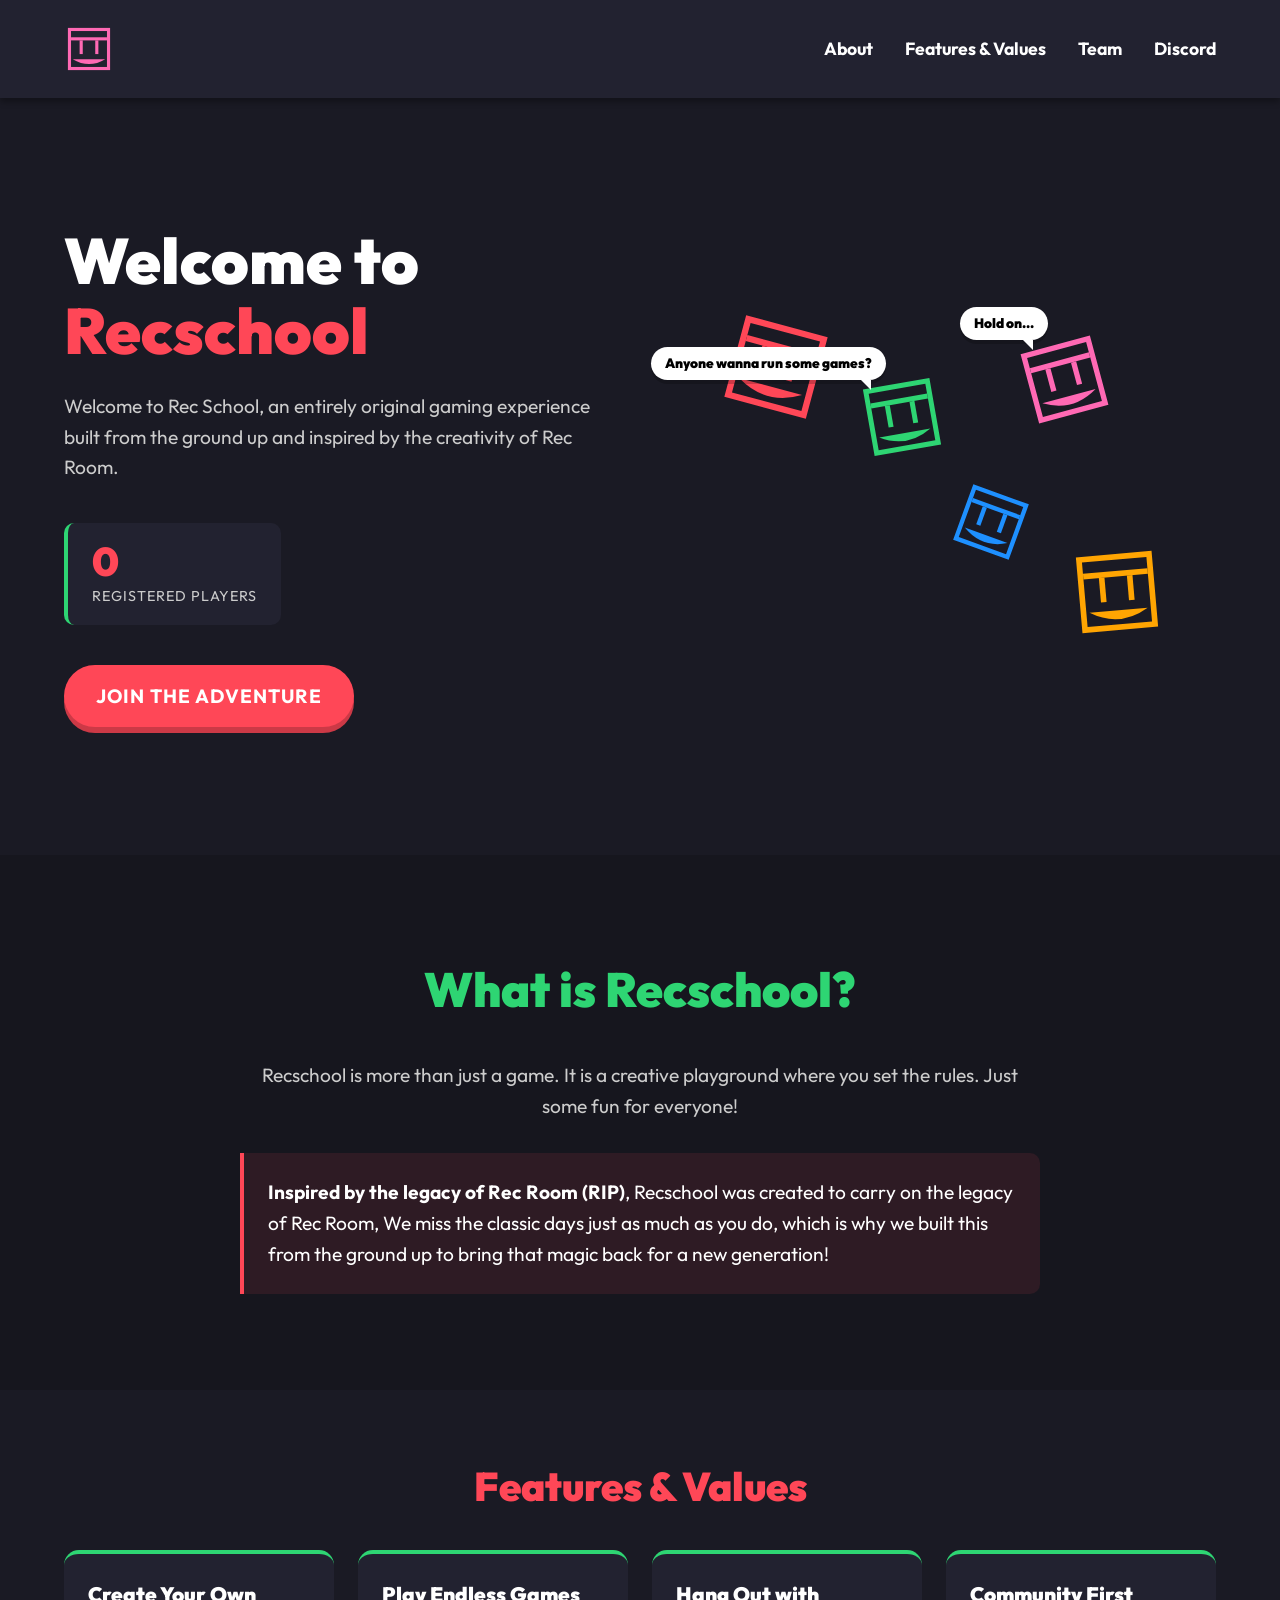
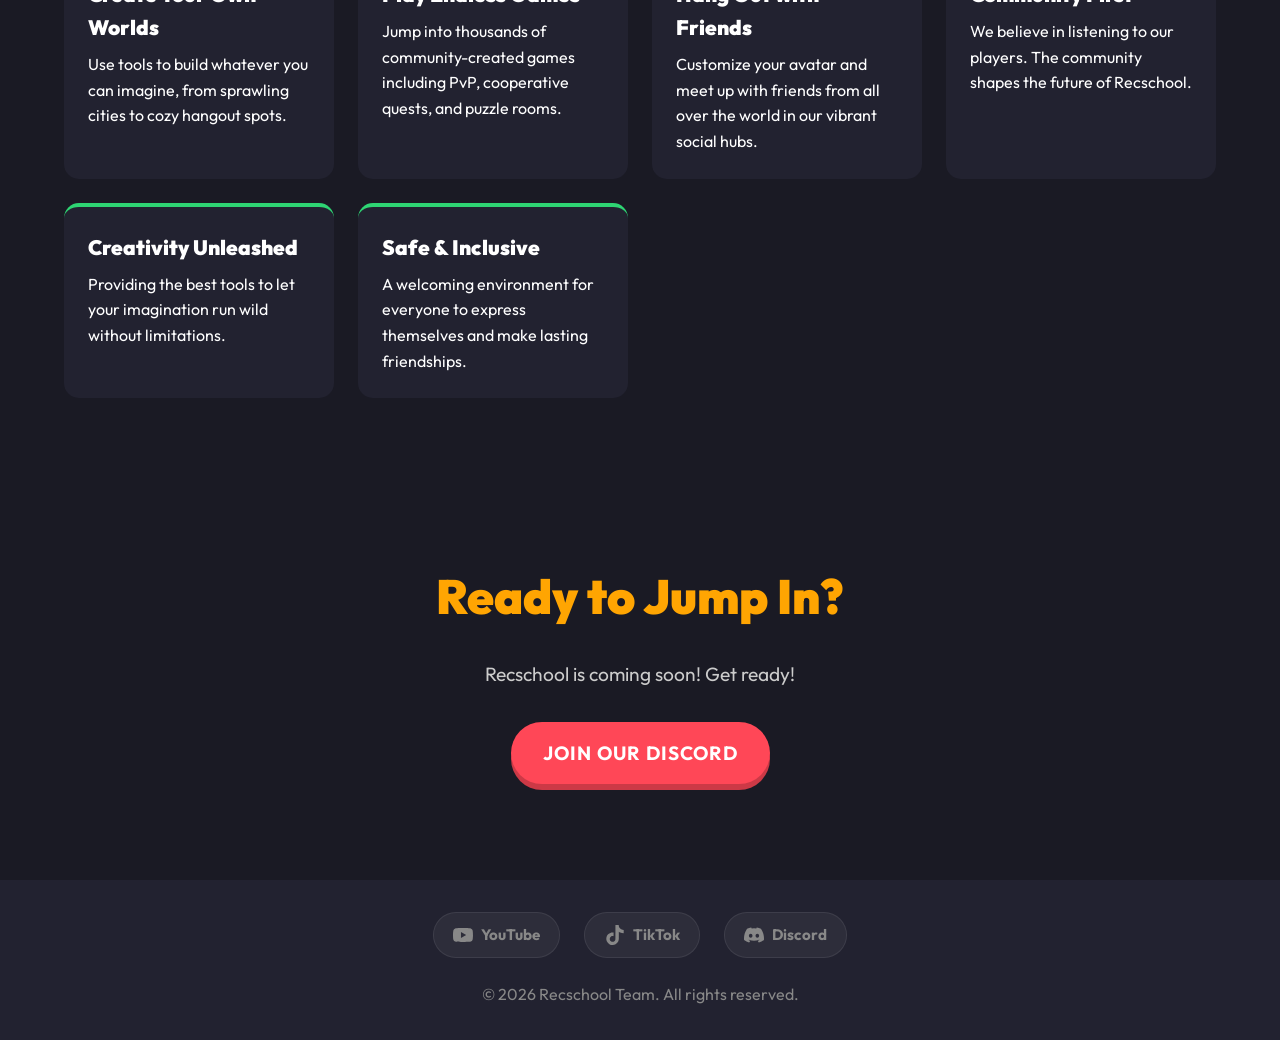
<file: index.html>
<!DOCTYPE html>
<html lang="en">

<head>
    <meta charset="UTF-8">
    <meta name="viewport" content="width=device-width, initial-scale=1.0">
    <title>Recschool | A New Original Game</title>
    <meta name="description" content="Discover Recschool, an original, vibrant game created from scratch.">
    <link rel="preconnect" href="https://fonts.googleapis.com">
    <link rel="preconnect" href="https://fonts.gstatic.com" crossorigin>
    <link href="https://fonts.googleapis.com/css2?family=Outfit:wght@400;700;900&display=swap" rel="stylesheet">
    <link rel="stylesheet" href="style.css">
</head>

<body>
    <header class="navbar">
        <div class="logo-container" id="logo-container">
            <svg id="game-icon" viewBox="0 0 512 512" xmlns="http://www.w3.org/2000/svg">
                <g id="icon-group">
                    <rect x="56" y="56" width="400" height="400" fill="none" stroke="currentColor" stroke-width="32" />
                    <rect x="72" y="136" width="368" height="32" fill="currentColor" />
                    <rect x="160" y="168" width="32" height="140" fill="currentColor" />
                    <rect x="320" y="168" width="32" height="140" fill="currentColor" />
                    <path d="M 90 360 Q 256 460 422 360 Z" fill="currentColor" />
                </g>
            </svg>
        </div>
        <nav>
            <ul class="nav-links">
                <li><a href="#about">About</a></li>
                <li><a href="#features">Features & Values</a></li>
                <li><a href="team.html">Team</a></li>
                <li><a href="#play">Discord</a></li>
            </ul>
        </nav>
    </header>

    <main>
        <section class="hero">
            <div class="hero-content">
                <h1>Welcome to <span class="highlight">Recschool</span></h1>
                <p>Welcome to Rec School, an entirely original gaming experience built from the ground up and inspired
                    by the creativity of Rec Room.</p>
                <div class="player-stats">
                    <div class="stat-box">
                        <span class="stat-number" id="registered-players-count">0</span>
                        <span class="stat-label">Registered Players</span>
                    </div>
                </div>
                <a href="#play" class="btn-primary">Join the Adventure</a>
            </div>
            <div class="hero-image">
                <!-- A decorative placeholder representing the playful environment -->
                <div class="cube cube-1">
                    <div class="bubble"></div>
                    <svg viewBox="0 0 512 512" xmlns="http://www.w3.org/2000/svg">
                        <rect x="56" y="56" width="400" height="400" fill="none" stroke="currentColor"
                            stroke-width="32" />
                        <rect x="72" y="136" width="368" height="32" fill="currentColor" />
                        <rect x="160" y="168" width="32" height="140" fill="currentColor" />
                        <rect x="320" y="168" width="32" height="140" fill="currentColor" />
                        <path d="M 90 360 Q 256 460 422 360 Z" fill="currentColor" />
                    </svg>
                </div>
                <div class="cube cube-2">
                    <div class="bubble"></div>
                    <svg viewBox="0 0 512 512" xmlns="http://www.w3.org/2000/svg">
                        <rect x="56" y="56" width="400" height="400" fill="none" stroke="currentColor"
                            stroke-width="32" />
                        <rect x="72" y="136" width="368" height="32" fill="currentColor" />
                        <rect x="160" y="168" width="32" height="140" fill="currentColor" />
                        <rect x="320" y="168" width="32" height="140" fill="currentColor" />
                        <path d="M 90 360 Q 256 460 422 360 Z" fill="currentColor" />
                    </svg>
                </div>
                <div class="cube cube-3">
                    <div class="bubble"></div>
                    <svg viewBox="0 0 512 512" xmlns="http://www.w3.org/2000/svg">
                        <rect x="56" y="56" width="400" height="400" fill="none" stroke="currentColor"
                            stroke-width="32" />
                        <rect x="72" y="136" width="368" height="32" fill="currentColor" />
                        <rect x="160" y="168" width="32" height="140" fill="currentColor" />
                        <rect x="320" y="168" width="32" height="140" fill="currentColor" />
                        <path d="M 90 360 Q 256 460 422 360 Z" fill="currentColor" />
                    </svg>
                </div>
                <div class="cube cube-4">
                    <div class="bubble"></div>
                    <svg viewBox="0 0 512 512" xmlns="http://www.w3.org/2000/svg">
                        <rect x="56" y="56" width="400" height="400" fill="none" stroke="currentColor"
                            stroke-width="32" />
                        <rect x="72" y="136" width="368" height="32" fill="currentColor" />
                        <rect x="160" y="168" width="32" height="140" fill="currentColor" />
                        <rect x="320" y="168" width="32" height="140" fill="currentColor" />
                        <path d="M 90 360 Q 256 460 422 360 Z" fill="currentColor" />
                    </svg>
                </div>
                <div class="cube cube-5">
                    <div class="bubble"></div>
                    <svg viewBox="0 0 512 512" xmlns="http://www.w3.org/2000/svg">
                        <rect x="56" y="56" width="400" height="400" fill="none" stroke="currentColor"
                            stroke-width="32" />
                        <rect x="72" y="136" width="368" height="32" fill="currentColor" />
                        <rect x="160" y="168" width="32" height="140" fill="currentColor" />
                        <rect x="320" y="168" width="32" height="140" fill="currentColor" />
                        <path d="M 90 360 Q 256 460 422 360 Z" fill="currentColor" />
                    </svg>
                </div>
            </div>
        </section>

        <section id="about" class="about">
            <h2>What is Recschool?</h2>
            <p>Recschool is more than just a game. It is a creative playground where you set the rules. Just some fun
                for everyone!</p>
            <p class="inspiration-note"><strong>Inspired by the legacy of Rec Room (RIP)</strong>, Recschool was created
                to carry on the legacy of Rec Room, We miss the classic days just as much as you do, which is why we
                built this from the ground up to bring that magic back for a new generation!</p>
        </section>

        <section id="features" class="features">
            <h2>Features & Values</h2>
            <div class="features-grid">
                <!-- Features -->
                <div class="feature-card">
                    <h3>Create Your Own Worlds</h3>
                    <p>Use tools to build whatever you can imagine, from sprawling cities to cozy hangout spots.</p>
                </div>
                <div class="feature-card">
                    <h3>Play Endless Games</h3>
                    <p>Jump into thousands of community-created games including PvP, cooperative quests, and puzzle
                        rooms.</p>
                </div>
                <div class="feature-card">
                    <h3>Hang Out with Friends</h3>
                    <p>Customize your avatar and meet up with friends from all over the world in our vibrant social
                        hubs.</p>
                </div>
                <!-- Values -->
                <div class="feature-card">
                    <h3>Community First</h3>
                    <p>We believe in listening to our players. The community shapes the future of Recschool.</p>
                </div>
                <div class="feature-card">
                    <h3>Creativity Unleashed</h3>
                    <p>Providing the best tools to let your imagination run wild without limitations.</p>
                </div>
                <div class="feature-card">
                    <h3>Safe & Inclusive</h3>
                    <p>A welcoming environment for everyone to express themselves and make lasting friendships.</p>
                </div>
            </div>
        </section>

        <section id="play" class="play">
            <h2>Ready to Jump In?</h2>
            <p>Recschool is coming soon! Get ready!</p>
            <a href="https://discord.gg/MhXqgy5HUV" target="_blank" rel="noopener noreferrer" class="btn-primary">Join
                our Discord</a>
        </section>
    </main>

    <footer>
        <div class="social-links" id="social-links">
            <a href="https://www.youtube.com/@Rec_School-official" target="_blank" rel="noopener noreferrer" class="social-link" aria-label="YouTube" id="social-youtube">
                <svg viewBox="0 0 24 24" xmlns="http://www.w3.org/2000/svg"><path d="M23.498 6.186a3.016 3.016 0 0 0-2.122-2.136C19.505 3.545 12 3.545 12 3.545s-7.505 0-9.377.505A3.017 3.017 0 0 0 .502 6.186C0 8.07 0 12 0 12s0 3.93.502 5.814a3.016 3.016 0 0 0 2.122 2.136c1.871.505 9.376.505 9.376.505s7.505 0 9.377-.505a3.015 3.015 0 0 0 2.122-2.136C24 15.93 24 12 24 12s0-3.93-.502-5.814zM9.545 15.568V8.432L15.818 12l-6.273 3.568z" fill="currentColor"/></svg>
                <span>YouTube</span>
            </a>
            <a href="https://www.tiktok.com/@recschool.team?_r=1&_t=ZP-976rWxaS42J" target="_blank" rel="noopener noreferrer" class="social-link" aria-label="TikTok" id="social-tiktok">
                <svg viewBox="0 0 24 24" xmlns="http://www.w3.org/2000/svg"><path d="M12.525.02c1.31-.02 2.61-.01 3.91-.02.08 1.53.63 3.09 1.75 4.17 1.12 1.11 2.7 1.62 4.24 1.79v4.03c-1.44-.05-2.89-.35-4.2-.97-.57-.26-1.1-.59-1.62-.93-.01 2.92.01 5.84-.02 8.75-.08 1.4-.54 2.79-1.35 3.94-1.31 1.92-3.58 3.17-5.91 3.21-1.43.08-2.86-.31-4.08-1.03-2.02-1.19-3.44-3.37-3.65-5.71-.02-.5-.03-1-.01-1.49.18-1.9 1.12-3.72 2.58-4.96 1.66-1.44 3.98-2.13 6.15-1.72.02 1.48-.04 2.96-.04 4.44-.99-.32-2.15-.23-3.02.37-.63.41-1.11 1.04-1.36 1.75-.21.51-.15 1.07-.14 1.61.24 1.64 1.82 3.02 3.5 2.87 1.12-.01 2.19-.66 2.77-1.61.19-.33.4-.67.41-1.06.1-1.79.06-3.57.07-5.36.01-4.03-.01-8.05.02-12.07z" fill="currentColor"/></svg>
                <span>TikTok</span>
            </a>
            <a href="https://discord.gg/MhXqgy5HUV" target="_blank" rel="noopener noreferrer" class="social-link" aria-label="Discord" id="social-discord">
                <svg viewBox="0 0 24 24" xmlns="http://www.w3.org/2000/svg"><path d="M20.317 4.37a19.791 19.791 0 0 0-4.885-1.515.074.074 0 0 0-.079.037c-.21.375-.444.864-.608 1.25a18.27 18.27 0 0 0-5.487 0 12.64 12.64 0 0 0-.617-1.25.077.077 0 0 0-.079-.037A19.736 19.736 0 0 0 3.677 4.37a.07.07 0 0 0-.032.027C.533 9.046-.32 13.58.099 18.057a.082.082 0 0 0 .031.057 19.9 19.9 0 0 0 5.993 3.03.078.078 0 0 0 .084-.028c.462-.63.874-1.295 1.226-1.994a.076.076 0 0 0-.041-.106 13.107 13.107 0 0 1-1.872-.892.077.077 0 0 1-.008-.128 10.2 10.2 0 0 0 .372-.292.074.074 0 0 1 .077-.01c3.928 1.793 8.18 1.793 12.062 0a.074.074 0 0 1 .078.01c.12.098.246.198.373.292a.077.077 0 0 1-.006.127 12.299 12.299 0 0 1-1.873.892.077.077 0 0 0-.041.107c.36.698.772 1.362 1.225 1.993a.076.076 0 0 0 .084.028 19.839 19.839 0 0 0 6.002-3.03.077.077 0 0 0 .032-.054c.5-5.177-.838-9.674-3.549-13.66a.061.061 0 0 0-.031-.03zM8.02 15.33c-1.183 0-2.157-1.085-2.157-2.419 0-1.333.956-2.419 2.157-2.419 1.21 0 2.176 1.095 2.157 2.42 0 1.333-.956 2.418-2.157 2.418zm7.975 0c-1.183 0-2.157-1.085-2.157-2.419 0-1.333.956-2.419 2.157-2.419 1.21 0 2.176 1.095 2.157 2.42 0 1.333-.947 2.418-2.157 2.418z" fill="currentColor"/></svg>
                <span>Discord</span>
            </a>
        </div>
        <p>&copy; 2026 Recschool Team. All rights reserved.</p>
    </footer>

    <script src="script.js"></script>
</body>

</html>
</file>
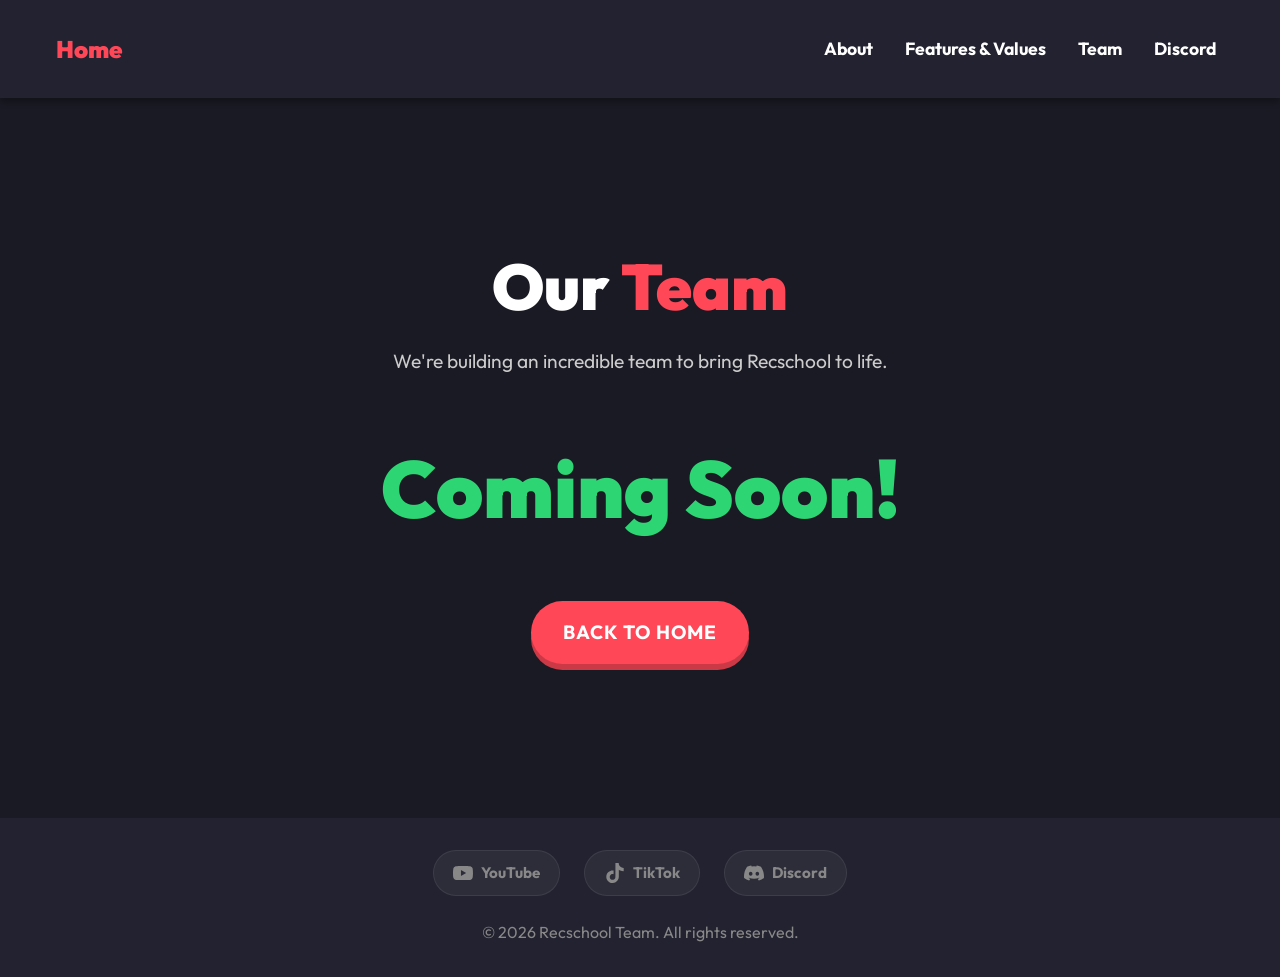
<file: team.html>
<!DOCTYPE html>
<html lang="en">
<head>
    <meta charset="UTF-8">
    <meta name="viewport" content="width=device-width, initial-scale=1.0">
    <title>Recschool | Our Team</title>
    <link rel="preconnect" href="https://fonts.googleapis.com">
    <link rel="preconnect" href="https://fonts.gstatic.com" crossorigin>
    <link href="https://fonts.googleapis.com/css2?family=Outfit:wght@400;700;900&display=swap" rel="stylesheet">
    <link rel="stylesheet" href="style.css">
</head>
<body>
    <header class="navbar">
        <div class="logo-container">
            <a href="index.html" style="color: var(--primary-color); font-weight: 900; text-decoration: none; font-size: 1.5rem;">
                <!-- Could place SVG here, but a home text link is fine -->
                Home
            </a>
        </div>
        <nav>
            <ul class="nav-links">
                <li><a href="index.html#about">About</a></li>
                <li><a href="index.html#features">Features & Values</a></li>
                <li><a href="team.html">Team</a></li>
                <li><a href="https://discord.gg/MhXqgy5HUV" target="_blank" rel="noopener noreferrer">Discord</a></li>
            </ul>
        </nav>
    </header>

    <main>
        <section class="hero" style="justify-content: center; text-align: center; min-height: 80vh;">
            <div class="hero-content" style="max-width: 800px; margin: 0 auto; flex: none;">
                <h1>Our <span class="highlight">Team</span></h1>
                <p>We're building an incredible team to bring Recschool to life.</p>
                <h2 style="font-size: 5rem; color: var(--secondary-color); margin: 3rem 0;">Coming Soon!</h2>
                <a href="index.html" class="btn-primary">Back to Home</a>
            </div>
        </section>
    </main>

    <footer>
        <div class="social-links" id="social-links">
            <a href="https://www.youtube.com/@Rec_School-official" target="_blank" rel="noopener noreferrer" class="social-link" aria-label="YouTube" id="social-youtube-team">
                <svg viewBox="0 0 24 24" xmlns="http://www.w3.org/2000/svg"><path d="M23.498 6.186a3.016 3.016 0 0 0-2.122-2.136C19.505 3.545 12 3.545 12 3.545s-7.505 0-9.377.505A3.017 3.017 0 0 0 .502 6.186C0 8.07 0 12 0 12s0 3.93.502 5.814a3.016 3.016 0 0 0 2.122 2.136c1.871.505 9.376.505 9.376.505s7.505 0 9.377-.505a3.015 3.015 0 0 0 2.122-2.136C24 15.93 24 12 24 12s0-3.93-.502-5.814zM9.545 15.568V8.432L15.818 12l-6.273 3.568z" fill="currentColor"/></svg>
                <span>YouTube</span>
            </a>
            <a href="https://www.tiktok.com/@recschool.team?_r=1&_t=ZP-976rWxaS42J" target="_blank" rel="noopener noreferrer" class="social-link" aria-label="TikTok" id="social-tiktok-team">
                <svg viewBox="0 0 24 24" xmlns="http://www.w3.org/2000/svg"><path d="M12.525.02c1.31-.02 2.61-.01 3.91-.02.08 1.53.63 3.09 1.75 4.17 1.12 1.11 2.7 1.62 4.24 1.79v4.03c-1.44-.05-2.89-.35-4.2-.97-.57-.26-1.1-.59-1.62-.93-.01 2.92.01 5.84-.02 8.75-.08 1.4-.54 2.79-1.35 3.94-1.31 1.92-3.58 3.17-5.91 3.21-1.43.08-2.86-.31-4.08-1.03-2.02-1.19-3.44-3.37-3.65-5.71-.02-.5-.03-1-.01-1.49.18-1.9 1.12-3.72 2.58-4.96 1.66-1.44 3.98-2.13 6.15-1.72.02 1.48-.04 2.96-.04 4.44-.99-.32-2.15-.23-3.02.37-.63.41-1.11 1.04-1.36 1.75-.21.51-.15 1.07-.14 1.61.24 1.64 1.82 3.02 3.5 2.87 1.12-.01 2.19-.66 2.77-1.61.19-.33.4-.67.41-1.06.1-1.79.06-3.57.07-5.36.01-4.03-.01-8.05.02-12.07z" fill="currentColor"/></svg>
                <span>TikTok</span>
            </a>
            <a href="https://discord.gg/MhXqgy5HUV" target="_blank" rel="noopener noreferrer" class="social-link" aria-label="Discord" id="social-discord-team">
                <svg viewBox="0 0 24 24" xmlns="http://www.w3.org/2000/svg"><path d="M20.317 4.37a19.791 19.791 0 0 0-4.885-1.515.074.074 0 0 0-.079.037c-.21.375-.444.864-.608 1.25a18.27 18.27 0 0 0-5.487 0 12.64 12.64 0 0 0-.617-1.25.077.077 0 0 0-.079-.037A19.736 19.736 0 0 0 3.677 4.37a.07.07 0 0 0-.032.027C.533 9.046-.32 13.58.099 18.057a.082.082 0 0 0 .031.057 19.9 19.9 0 0 0 5.993 3.03.078.078 0 0 0 .084-.028c.462-.63.874-1.295 1.226-1.994a.076.076 0 0 0-.041-.106 13.107 13.107 0 0 1-1.872-.892.077.077 0 0 1-.008-.128 10.2 10.2 0 0 0 .372-.292.074.074 0 0 1 .077-.01c3.928 1.793 8.18 1.793 12.062 0a.074.074 0 0 1 .078.01c.12.098.246.198.373.292a.077.077 0 0 1-.006.127 12.299 12.299 0 0 1-1.873.892.077.077 0 0 0-.041.107c.36.698.772 1.362 1.225 1.993a.076.076 0 0 0 .084.028 19.839 19.839 0 0 0 6.002-3.03.077.077 0 0 0 .032-.054c.5-5.177-.838-9.674-3.549-13.66a.061.061 0 0 0-.031-.03zM8.02 15.33c-1.183 0-2.157-1.085-2.157-2.419 0-1.333.956-2.419 2.157-2.419 1.21 0 2.176 1.095 2.157 2.42 0 1.333-.956 2.418-2.157 2.418zm7.975 0c-1.183 0-2.157-1.085-2.157-2.419 0-1.333.956-2.419 2.157-2.419 1.21 0 2.176 1.095 2.157 2.42 0 1.333-.947 2.418-2.157 2.418z" fill="currentColor"/></svg>
                <span>Discord</span>
            </a>
        </div>
        <p>&copy; 2026 Recschool Team. All rights reserved.</p>
    </footer>
</body>
</html>
</file>
<file: style.css>
:root {
    --bg-color: #1a1a24;
    --text-color: #ffffff;
    --primary-color: #ff4757;
    --secondary-color: #2ed573;
    --accent-color: #ffa502;
    --nav-bg: #222230;
}

* {
    margin: 0;
    padding: 0;
    box-sizing: border-box;
}

body {
    font-family: 'Outfit', sans-serif;
    background-color: var(--bg-color);
    color: var(--text-color);
    line-height: 1.6;
    overflow-x: hidden;
}

/* Typography */
h1, h2, h3 {
    font-weight: 900;
}

.highlight {
    color: var(--primary-color);
}

/* Navbar */
.navbar {
    display: flex;
    justify-content: space-between;
    align-items: center;
    padding: 1.5rem 5%;
    background-color: var(--nav-bg);
    box-shadow: 0 4px 6px rgba(0, 0, 0, 0.3);
    position: sticky;
    top: 0;
    z-index: 100;
}

.logo-container {
    width: 50px;
    height: 50px;
    display: flex;
    align-items: center;
    justify-content: center;
}

.logo-container svg {
    width: 100%;
    height: 100%;
    transition: transform 0.3s ease;
}

.logo-container:hover svg {
    transform: scale(1.1) rotate(10deg);
}

.nav-links {
    list-style: none;
    display: flex;
    gap: 2rem;
}

.nav-links a {
    color: var(--text-color);
    text-decoration: none;
    font-weight: 700;
    font-size: 1.1rem;
    position: relative;
    padding-bottom: 5px;
}

.nav-links a::after {
    content: '';
    position: absolute;
    bottom: 0;
    left: 0;
    width: 0%;
    height: 3px;
    background-color: var(--secondary-color);
    transition: width 0.3s ease;
}

.nav-links a:hover::after {
    width: 100%;
}

/* Hero Section */
.hero {
    display: flex;
    align-items: center;
    justify-content: space-between;
    padding: 8rem 5%;
    min-height: 80vh;
    gap: 4rem;
}

.hero-content {
    flex: 1;
    max-width: 600px;
}

.hero-content h1 {
    font-size: 4rem;
    margin-bottom: 1.5rem;
    line-height: 1.1;
}

.hero-content p {
    font-size: 1.2rem;
    margin-bottom: 2.5rem;
    color: #cccccc;
}

.player-stats {
    display: flex;
    gap: 1.5rem;
    margin-bottom: 2.5rem;
}

.stat-box {
    background-color: var(--nav-bg);
    padding: 1rem 1.5rem;
    border-radius: 10px;
    border-left: 4px solid var(--secondary-color);
    text-align: left;
}

.stat-number {
    display: block;
    font-size: 2.5rem;
    font-weight: 900;
    color: var(--primary-color);
    line-height: 1.1;
}

.stat-label {
    font-size: 0.9rem;
    color: #ccc;
    text-transform: uppercase;
    letter-spacing: 1px;
}

.btn-primary {
    display: inline-block;
    padding: 1rem 2rem;
    background-color: var(--primary-color);
    color: #fff;
    text-decoration: none;
    font-size: 1.2rem;
    font-weight: 700;
    border-radius: 50px;
    box-shadow: 0 6px 0 #cc3946;
    transition: all 0.2s ease;
    text-transform: uppercase;
    letter-spacing: 1px;
}

.btn-primary:hover {
    transform: translateY(2px);
    box-shadow: 0 4px 0 #cc3946;
}

.btn-primary:active {
    transform: translateY(6px);
    box-shadow: 0 0 0 #cc3946;
}

/* Playful Hero Decor */
.hero-image {
    flex: 1;
    position: relative;
    height: 400px;
    display: flex;
    justify-content: center;
    align-items: center;
}

.cube {
    width: 100px;
    height: 100px;
    position: absolute;
    animation: float 6s infinite ease-in-out;
}
.cube svg {
    width: 100%;
    height: 100%;
    display: block;
}
.bubble {
    position: absolute;
    top: -30px;
    left: 70%;
    background: #fff;
    color: #000;
    padding: 6px 14px;
    border-radius: 20px;
    font-weight: 900;
    font-size: 0.85rem;
    box-shadow: 0 4px 0 rgba(0,0,0,0.2);
    animation: bounce 2s infinite;
    z-index: 10;
    opacity: 0;
    transform: scale(0.8);
    transition: opacity 0.3s ease, transform 0.3s ease;
    pointer-events: none;
    display: flex;
    align-items: center;
    justify-content: center;
    min-width: 40px;
    max-width: 260px;
    white-space: nowrap;
}
.talking .bubble {
    opacity: 1;
    transform: scale(1);
}
.right .bubble {
    left: auto;
    right: 70%;
}
.bubble::after {
    content: '';
    position: absolute;
    bottom: -10px;
    left: 15px;
    border-width: 10px 10px 0 0;
    border-style: solid;
    border-color: #fff transparent transparent transparent;
}
.right .bubble::after {
    left: auto;
    right: 15px;
    border-width: 10px 0 0 10px;
}
@keyframes bounce {
    0%, 100% { transform: translateY(0); }
    50% { transform: translateY(-5px); }
}

.cube-1 { color: var(--primary-color); top: 10%; left: 10%; animation-delay: 0s; }
.cube-1 svg { transform: rotate(15deg); }

.cube-2 { color: var(--secondary-color); top: 25%; left: 35%; width: 80px; height: 80px; animation-delay: 1s; }
.cube-2 svg { transform: rotate(-10deg); }

.cube-3 { color: var(--accent-color); bottom: 10%; right: 10%; width: 90px; height: 90px; animation-delay: 2s; }
.cube-3 svg { transform: rotate(-5deg); }

.cube-4 { color: #1e90ff; bottom: 30%; right: 35%; width: 70px; height: 70px; animation-delay: 0.5s; }
.cube-4 svg { transform: rotate(20deg); }

.cube-5 { color: #ff69b4; top: 15%; right: 20%; width: 85px; height: 85px; animation-delay: 1.5s; }
.cube-5 svg { transform: rotate(-15deg); }

@keyframes float {
    0%, 100% {
        transform: translateY(0) rotate(0deg);
    }
    50% {
        transform: translateY(-20px) rotate(15deg);
    }
}

/* About Section */
.about {
    padding: 6rem 5%;
    text-align: center;
    background-color: #16161e;
}

.about h2 {
    font-size: 3rem;
    margin-bottom: 2rem;
    color: var(--secondary-color);
}

.about p {
    font-size: 1.2rem;
    max-width: 800px;
    margin: 0 auto;
    color: #cccccc;
}

.inspiration-note {
    margin-top: 2rem !important;
    padding: 1.5rem;
    background-color: rgba(255, 71, 87, 0.1);
    border-left: 4px solid var(--primary-color);
    border-radius: 0 10px 10px 0;
    color: #fff !important;
    text-align: left;
}

/* Features Section */
.features {
    padding: 4rem 5%;
    background-color: var(--bg-color);
}
.features h2 {
    font-size: 2.5rem;
    margin-bottom: 2rem;
    text-align: center;
    color: var(--primary-color);
}
.features-grid {
    display: grid;
    grid-template-columns: repeat(auto-fit, minmax(250px, 1fr));
    gap: 1.5rem;
}
.feature-card {
    background-color: var(--nav-bg);
    padding: 1.5rem;
    border-radius: 15px;
    transition: transform 0.3s ease;
    border-top: 4px solid var(--secondary-color);
}
.feature-card:hover {
    transform: translateY(-8px);
}
.feature-card h3 {
    font-size: 1.3rem;
    margin-bottom: 0.5rem;
    color: var(--text-color);
}

/* Play Section */
.play {
    padding: 6rem 5%;
    text-align: center;
    background-color: var(--bg-color);
}
.play h2 {
    font-size: 3rem;
    margin-bottom: 1.5rem;
    color: var(--accent-color);
}
.play p {
    font-size: 1.2rem;
    margin-bottom: 2rem;
    color: #cccccc;
}

/* Footer */
footer {
    text-align: center;
    padding: 2rem;
    background-color: var(--nav-bg);
    color: #888888;
}

/* Social Links */
.social-links {
    display: flex;
    justify-content: center;
    gap: 1.5rem;
    margin-bottom: 1.5rem;
}

.social-link {
    display: flex;
    align-items: center;
    gap: 0.5rem;
    color: #888888;
    text-decoration: none;
    font-weight: 700;
    font-size: 0.95rem;
    padding: 0.6rem 1.2rem;
    border-radius: 50px;
    background-color: rgba(255, 255, 255, 0.05);
    border: 1px solid rgba(255, 255, 255, 0.08);
    transition: all 0.3s ease;
}

.social-link svg {
    width: 20px;
    height: 20px;
    flex-shrink: 0;
    transition: transform 0.3s ease;
}

.social-link:hover {
    transform: translateY(-3px);
    box-shadow: 0 6px 20px rgba(0, 0, 0, 0.3);
}

.social-link:hover svg {
    transform: scale(1.15);
}

/* Platform-specific hover colors */
.social-link[aria-label="YouTube"]:hover {
    color: #ff0000;
    border-color: rgba(255, 0, 0, 0.3);
    background-color: rgba(255, 0, 0, 0.1);
}

.social-link[aria-label="TikTok"]:hover {
    color: #00f2ea;
    border-color: rgba(0, 242, 234, 0.3);
    background-color: rgba(0, 242, 234, 0.1);
}

.social-link[aria-label="Discord"]:hover {
    color: #5865f2;
    border-color: rgba(88, 101, 242, 0.3);
    background-color: rgba(88, 101, 242, 0.1);
}

/* Responsive */
@media (max-width: 768px) {
    .navbar {
        flex-direction: column;
        gap: 1rem;
        padding: 1rem;
    }
    .nav-links {
        gap: 1.5rem;
        flex-wrap: wrap;
        justify-content: center;
    }
    .hero {
        flex-direction: column;
        text-align: center;
        padding: 2rem 5%;
        gap: 2rem;
    }
    .hero-content {
        display: flex;
        flex-direction: column;
        align-items: center;
    }
    .hero-content h1 {
        font-size: 2.8rem;
    }
    .hero-image {
        width: 100%;
        height: 220px;
        margin-top: 2.5rem;
    }
    .cube-1 { width: 70px; height: 70px; top: 0%; left: 5%; }
    .cube-2 { width: 55px; height: 55px; top: 45%; left: 20%; }
    .cube-3 { width: 65px; height: 65px; bottom: 0%; right: 5%; }
    .cube-4 { width: 50px; height: 50px; top: 5%; right: 20%; bottom: auto; }
    .cube-5 { width: 60px; height: 60px; bottom: 15%; right: 35%; top: auto; }
    .bubble {
        font-size: 0.9rem;
        padding: 4px 10px;
        top: -25px;
    }
    .player-stats {
        flex-direction: column;
        align-items: center;
        width: 100%;
    }
    .stat-box {
        width: 100%;
        max-width: 280px;
        text-align: center;
        border-left: none;
        border-top: 4px solid var(--secondary-color);
    }
    .about, .features, .play {
        padding: 4rem 5%;
    }
    .about h2, .features h2, .play h2 {
        font-size: 2.2rem;
    }
    .social-links {
        flex-wrap: wrap;
        gap: 0.8rem;
    }
    .social-link {
        font-size: 0.85rem;
        padding: 0.5rem 1rem;
    }
}
</file>
